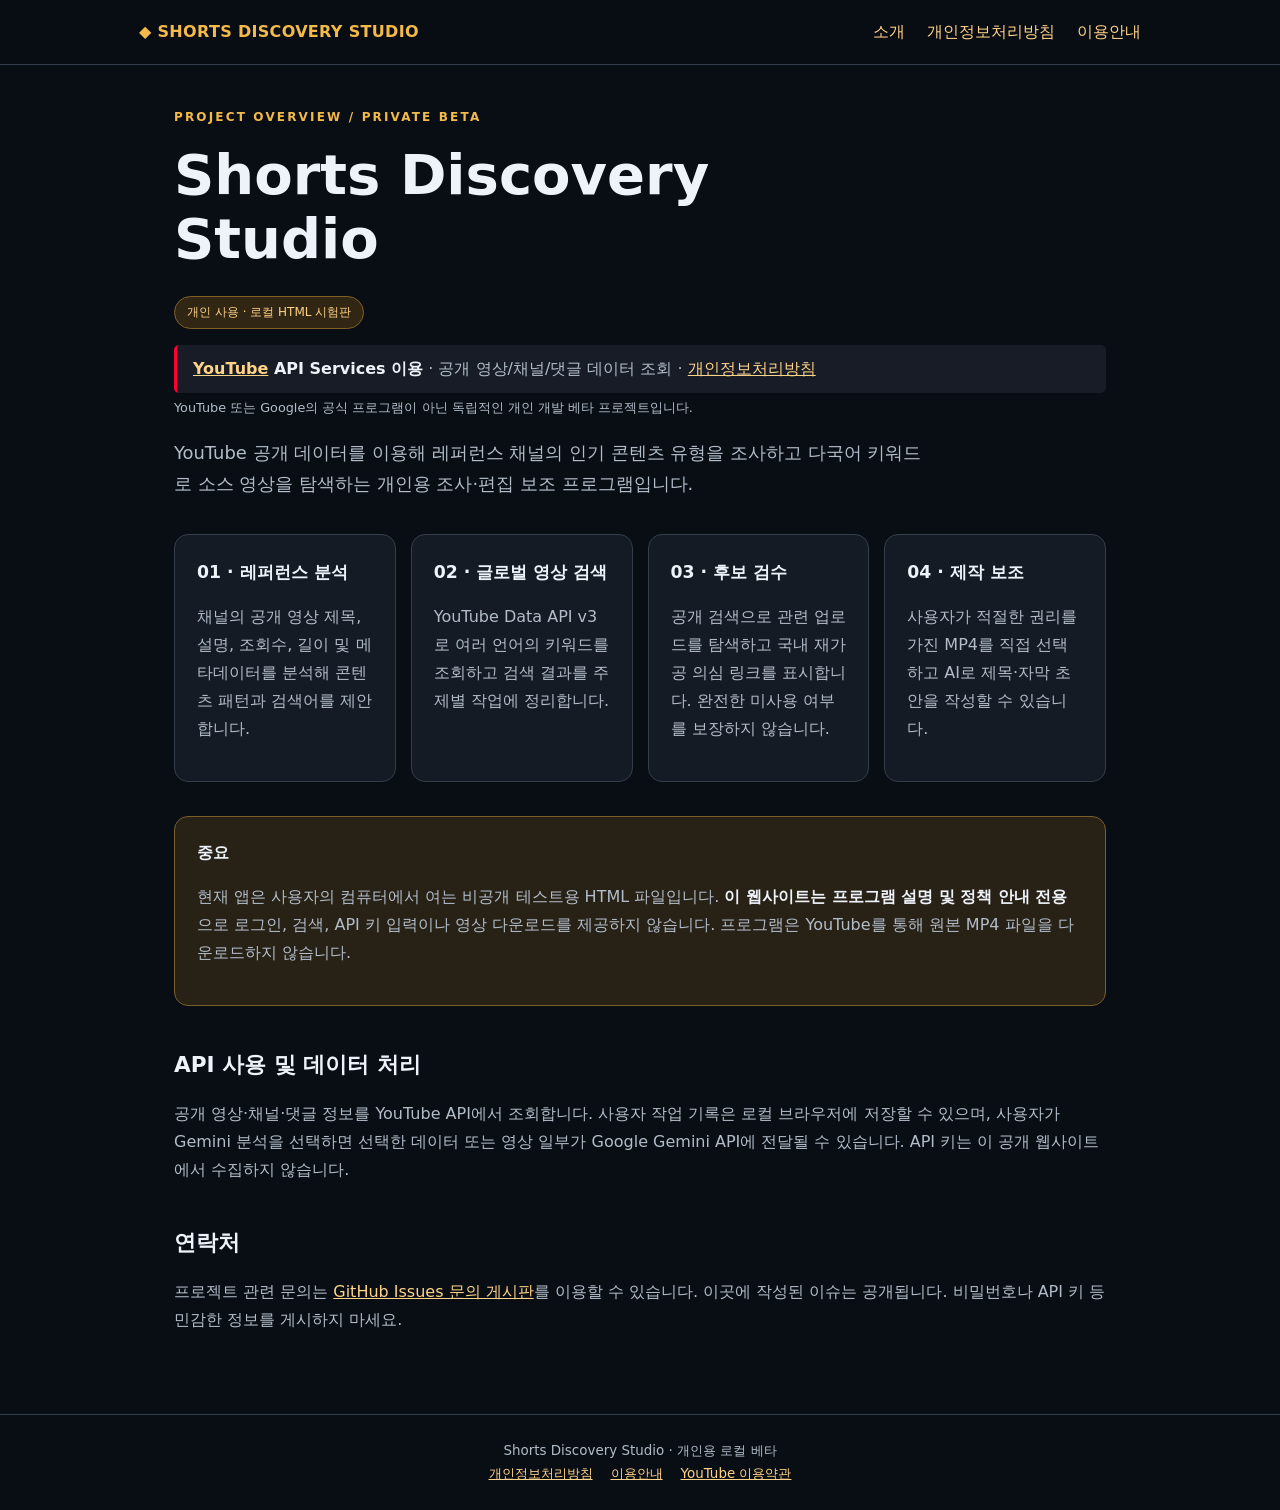
<file: index.html>
<!doctype html><html lang="ko"><head><meta charset="utf-8"><meta name="viewport" content="width=device-width,initial-scale=1"><meta name="description" content="Shorts Discovery Studio 개인용 로컬 베타 프로그램 소개 및 정책 안내"><title>프로그램 소개 | Shorts Discovery Studio</title><link rel="stylesheet" href="./assets/site.css"></head><body><header><nav><span class="brand">◆ SHORTS DISCOVERY STUDIO</span><a href="./index.html">소개</a><a href="./privacy.html">개인정보처리방침</a><a href="./terms.html">이용안내</a></nav></header><main><div class="kicker">PROJECT OVERVIEW / PRIVATE BETA</div><h1>Shorts Discovery<br>Studio</h1><span class="tag">개인 사용 · 로컬 HTML 시험판</span><p style="margin:16px 0 4px;padding:10px 16px;border-left:3px solid #ff0033;background:#171c26;border-radius:5px"><strong><a href="https://www.youtube.com/" target="_blank" rel="noopener">YouTube</a> API Services 이용</strong> · 공개 영상/채널/댓글 데이터 조회 · <a href="./privacy.html">개인정보처리방침</a></p><p style="font-size:.8rem;margin:4px 0 10px">YouTube 또는 Google의 공식 프로그램이 아닌 독립적인 개인 개발 베타 프로젝트입니다.</p><p class="lead">YouTube 공개 데이터를 이용해 레퍼런스 채널의 인기 콘텐츠 유형을 조사하고 다국어 키워드로 소스 영상을 탐색하는 개인용 조사·편집 보조 프로그램입니다.</p><div class="cards"><section class="card"><h3>01 · 레퍼런스 분석</h3><p>채널의 공개 영상 제목, 설명, 조회수, 길이 및 메타데이터를 분석해 콘텐츠 패턴과 검색어를 제안합니다.</p></section><section class="card"><h3>02 · 글로벌 영상 검색</h3><p>YouTube Data API v3로 여러 언어의 키워드를 조회하고 검색 결과를 주제별 작업에 정리합니다.</p></section><section class="card"><h3>03 · 후보 검수</h3><p>공개 검색으로 관련 업로드를 탐색하고 국내 재가공 의심 링크를 표시합니다. 완전한 미사용 여부를 보장하지 않습니다.</p></section><section class="card"><h3>04 · 제작 보조</h3><p>사용자가 적절한 권리를 가진 MP4를 직접 선택하고 AI로 제목·자막 초안을 작성할 수 있습니다.</p></section></div><div class="notice"><strong>중요</strong><p>현재 앱은 사용자의 컴퓨터에서 여는 비공개 테스트용 HTML 파일입니다. <strong>이 웹사이트는 프로그램 설명 및 정책 안내 전용</strong>으로 로그인, 검색, API 키 입력이나 영상 다운로드를 제공하지 않습니다. 프로그램은 YouTube를 통해 원본 MP4 파일을 다운로드하지 않습니다.</p></div><h2>API 사용 및 데이터 처리</h2><p>공개 영상·채널·댓글 정보를 YouTube API에서 조회합니다. 사용자 작업 기록은 로컬 브라우저에 저장할 수 있으며, 사용자가 Gemini 분석을 선택하면 선택한 데이터 또는 영상 일부가 Google Gemini API에 전달될 수 있습니다. API 키는 이 공개 웹사이트에서 수집하지 않습니다.</p><h2>연락처</h2><p>프로젝트 관련 문의는 <a href="https://github.com/kwl750777-cloud/shorts-studio-public-info/issues">GitHub Issues 문의 게시판</a>를 이용할 수 있습니다. 이곳에 작성된 이슈는 공개됩니다. 비밀번호나 API 키 등 민감한 정보를 게시하지 마세요.</p></main><footer>Shorts Discovery Studio · 개인용 로컬 베타<br><a href="./privacy.html">개인정보처리방침</a><a href="./terms.html">이용안내</a><a href="https://www.youtube.com/t/terms">YouTube 이용약관</a></footer></body></html>
</file>
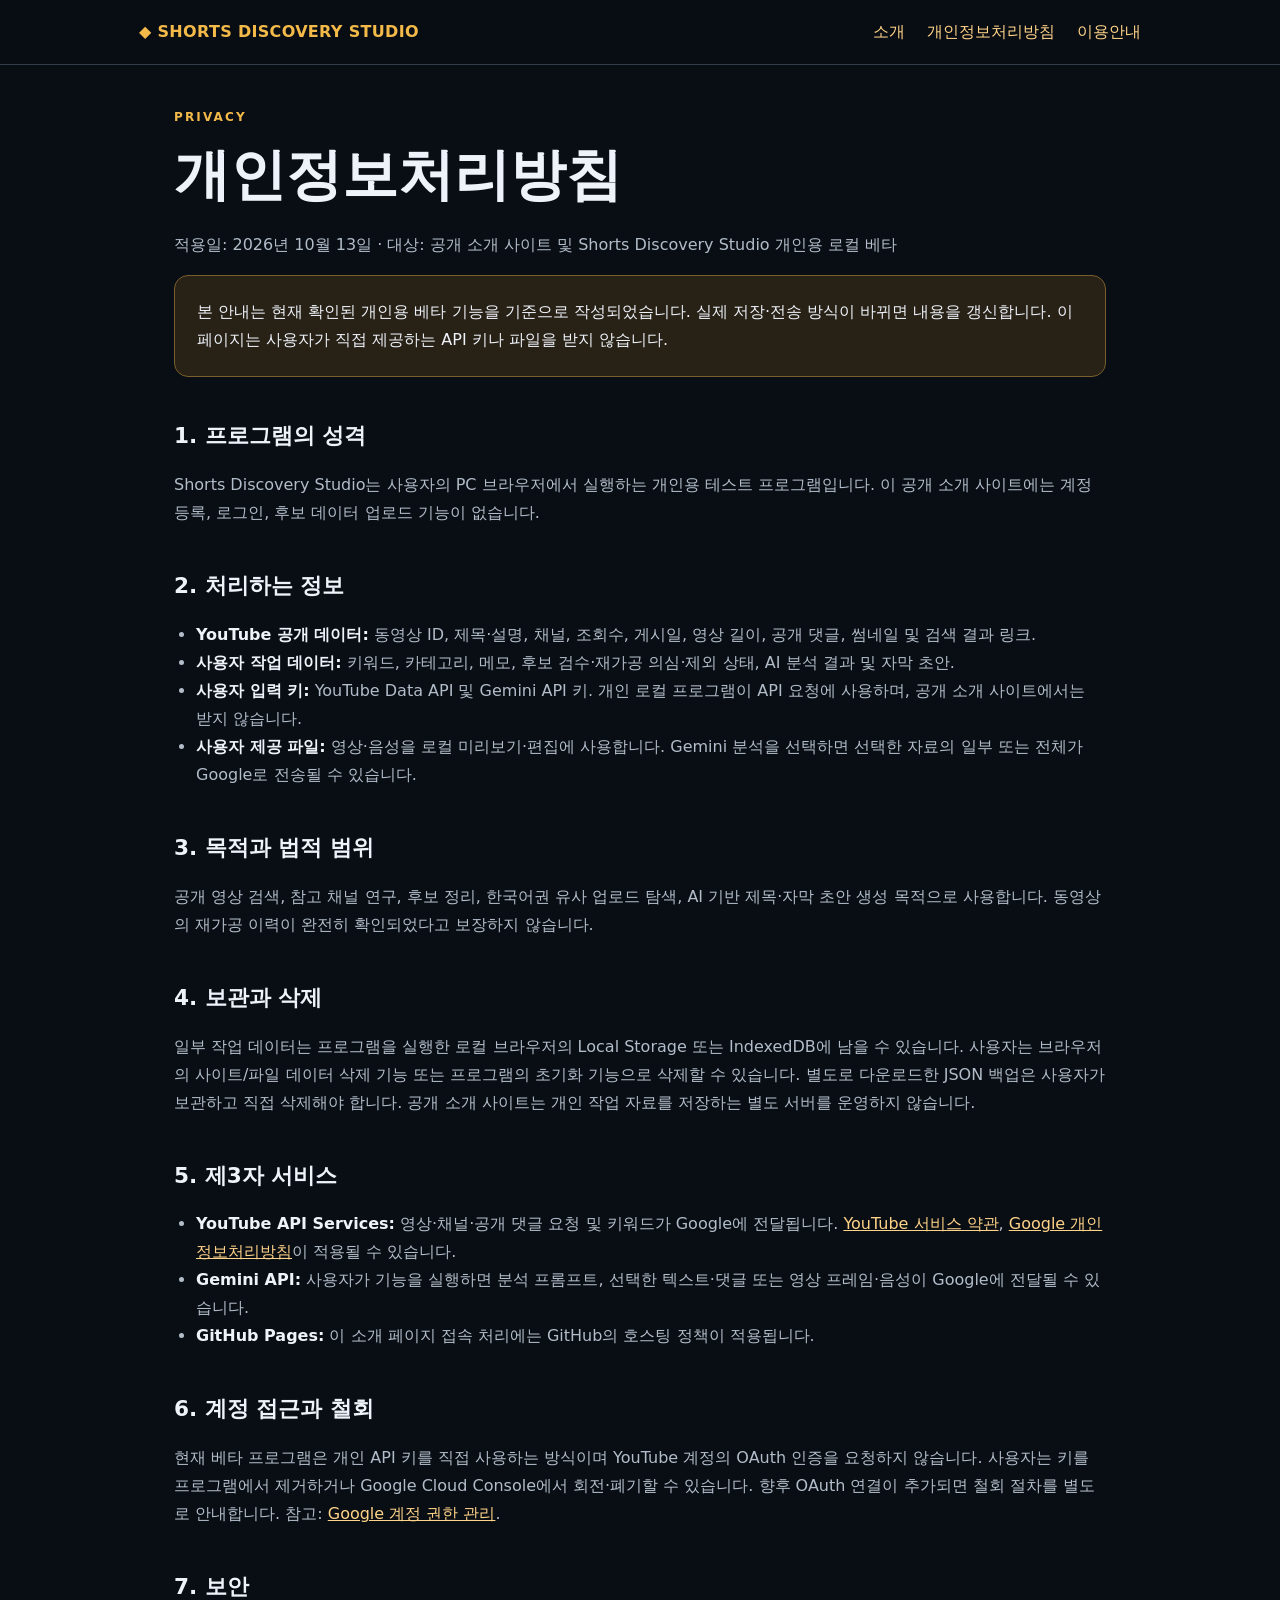
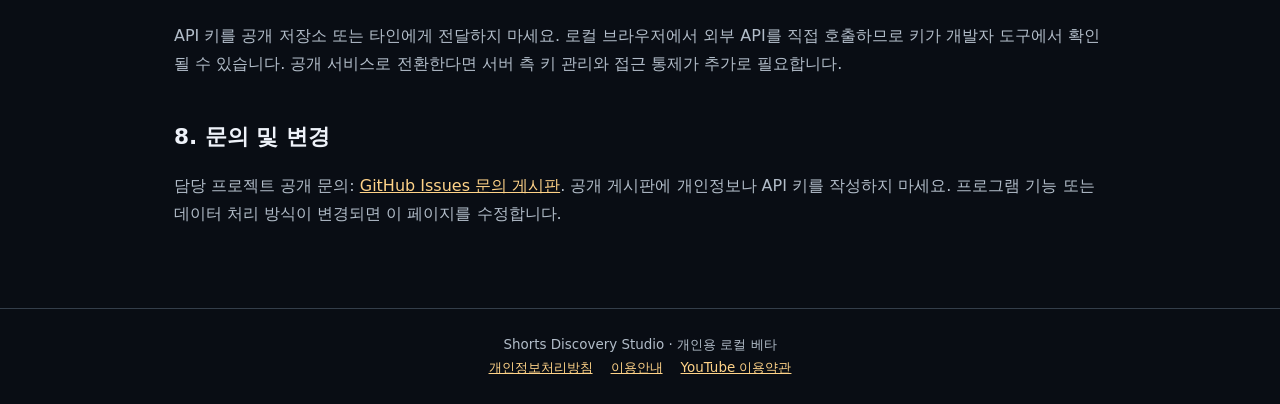
<file: privacy.html>
<!doctype html><html lang="ko"><head><meta charset="utf-8"><meta name="viewport" content="width=device-width,initial-scale=1"><meta name="description" content="Shorts Discovery Studio 개인용 로컬 베타 프로그램 소개 및 정책 안내"><title>개인정보처리방침 | Shorts Discovery Studio</title><link rel="stylesheet" href="./assets/site.css"></head><body><header><nav><span class="brand">◆ SHORTS DISCOVERY STUDIO</span><a href="./index.html">소개</a><a href="./privacy.html">개인정보처리방침</a><a href="./terms.html">이용안내</a></nav></header><main><div class="kicker">PRIVACY</div><h1>개인정보처리방침</h1><p>적용일: 2026년 10월 13일 · 대상: 공개 소개 사이트 및 Shorts Discovery Studio 개인용 로컬 베타</p><div class="notice">본 안내는 현재 확인된 개인용 베타 기능을 기준으로 작성되었습니다. 실제 저장·전송 방식이 바뀌면 내용을 갱신합니다. 이 페이지는 사용자가 직접 제공하는 API 키나 파일을 받지 않습니다.</div><h2>1. 프로그램의 성격</h2><p>Shorts Discovery Studio는 사용자의 PC 브라우저에서 실행하는 개인용 테스트 프로그램입니다. 이 공개 소개 사이트에는 계정 등록, 로그인, 후보 데이터 업로드 기능이 없습니다.</p><h2>2. 처리하는 정보</h2><ul><li><strong>YouTube 공개 데이터:</strong> 동영상 ID, 제목·설명, 채널, 조회수, 게시일, 영상 길이, 공개 댓글, 썸네일 및 검색 결과 링크.</li><li><strong>사용자 작업 데이터:</strong> 키워드, 카테고리, 메모, 후보 검수·재가공 의심·제외 상태, AI 분석 결과 및 자막 초안.</li><li><strong>사용자 입력 키:</strong> YouTube Data API 및 Gemini API 키. 개인 로컬 프로그램이 API 요청에 사용하며, 공개 소개 사이트에서는 받지 않습니다.</li><li><strong>사용자 제공 파일:</strong> 영상·음성을 로컬 미리보기·편집에 사용합니다. Gemini 분석을 선택하면 선택한 자료의 일부 또는 전체가 Google로 전송될 수 있습니다.</li></ul><h2>3. 목적과 법적 범위</h2><p>공개 영상 검색, 참고 채널 연구, 후보 정리, 한국어권 유사 업로드 탐색, AI 기반 제목·자막 초안 생성 목적으로 사용합니다. 동영상의 재가공 이력이 완전히 확인되었다고 보장하지 않습니다.</p><h2>4. 보관과 삭제</h2><p>일부 작업 데이터는 프로그램을 실행한 로컬 브라우저의 Local Storage 또는 IndexedDB에 남을 수 있습니다. 사용자는 브라우저의 사이트/파일 데이터 삭제 기능 또는 프로그램의 초기화 기능으로 삭제할 수 있습니다. 별도로 다운로드한 JSON 백업은 사용자가 보관하고 직접 삭제해야 합니다. 공개 소개 사이트는 개인 작업 자료를 저장하는 별도 서버를 운영하지 않습니다.</p><h2>5. 제3자 서비스</h2><ul><li><strong>YouTube API Services:</strong> 영상·채널·공개 댓글 요청 및 키워드가 Google에 전달됩니다. <a href="https://www.youtube.com/t/terms">YouTube 서비스 약관</a>, <a href="https://policies.google.com/privacy">Google 개인정보처리방침</a>이 적용될 수 있습니다.</li><li><strong>Gemini API:</strong> 사용자가 기능을 실행하면 분석 프롬프트, 선택한 텍스트·댓글 또는 영상 프레임·음성이 Google에 전달될 수 있습니다.</li><li><strong>GitHub Pages:</strong> 이 소개 페이지 접속 처리에는 GitHub의 호스팅 정책이 적용됩니다.</li></ul><h2>6. 계정 접근과 철회</h2><p>현재 베타 프로그램은 개인 API 키를 직접 사용하는 방식이며 YouTube 계정의 OAuth 인증을 요청하지 않습니다. 사용자는 키를 프로그램에서 제거하거나 Google Cloud Console에서 회전·폐기할 수 있습니다. 향후 OAuth 연결이 추가되면 철회 절차를 별도로 안내합니다. 참고: <a href="https://myaccount.google.com/permissions">Google 계정 권한 관리</a>.</p><h2>7. 보안</h2><p>API 키를 공개 저장소 또는 타인에게 전달하지 마세요. 로컬 브라우저에서 외부 API를 직접 호출하므로 키가 개발자 도구에서 확인될 수 있습니다. 공개 서비스로 전환한다면 서버 측 키 관리와 접근 통제가 추가로 필요합니다.</p><h2>8. 문의 및 변경</h2><p>담당 프로젝트 공개 문의: <a href="https://github.com/kwl750777-cloud/shorts-studio-public-info/issues">GitHub Issues 문의 게시판</a>. 공개 게시판에 개인정보나 API 키를 작성하지 마세요. 프로그램 기능 또는 데이터 처리 방식이 변경되면 이 페이지를 수정합니다.</p></main><footer>Shorts Discovery Studio · 개인용 로컬 베타<br><a href="./privacy.html">개인정보처리방침</a><a href="./terms.html">이용안내</a><a href="https://www.youtube.com/t/terms">YouTube 이용약관</a></footer></body></html>
</file>
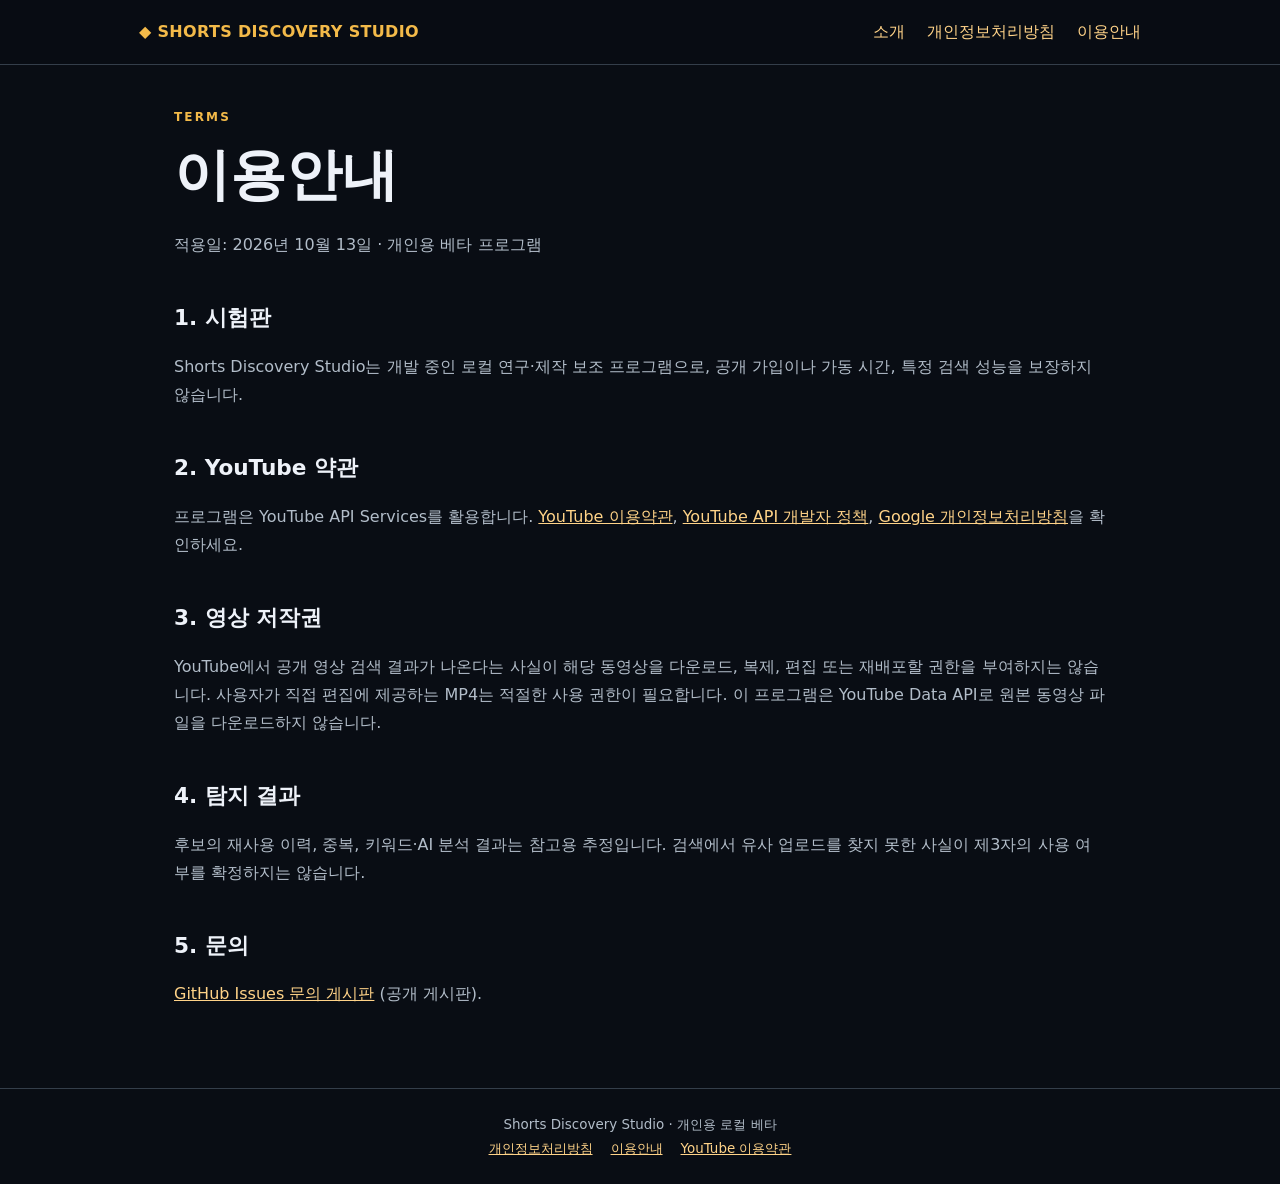
<file: terms.html>
<!doctype html><html lang="ko"><head><meta charset="utf-8"><meta name="viewport" content="width=device-width,initial-scale=1"><meta name="description" content="Shorts Discovery Studio 개인용 로컬 베타 프로그램 소개 및 정책 안내"><title>이용안내 | Shorts Discovery Studio</title><link rel="stylesheet" href="./assets/site.css"></head><body><header><nav><span class="brand">◆ SHORTS DISCOVERY STUDIO</span><a href="./index.html">소개</a><a href="./privacy.html">개인정보처리방침</a><a href="./terms.html">이용안내</a></nav></header><main><div class="kicker">TERMS</div><h1>이용안내</h1><p>적용일: 2026년 10월 13일 · 개인용 베타 프로그램</p><h2>1. 시험판</h2><p>Shorts Discovery Studio는 개발 중인 로컬 연구·제작 보조 프로그램으로, 공개 가입이나 가동 시간, 특정 검색 성능을 보장하지 않습니다.</p><h2>2. YouTube 약관</h2><p>프로그램은 YouTube API Services를 활용합니다. <a href="https://www.youtube.com/t/terms">YouTube 이용약관</a>, <a href="https://developers.google.com/youtube/terms/developer-policies">YouTube API 개발자 정책</a>, <a href="https://policies.google.com/privacy">Google 개인정보처리방침</a>을 확인하세요.</p><h2>3. 영상 저작권</h2><p>YouTube에서 공개 영상 검색 결과가 나온다는 사실이 해당 동영상을 다운로드, 복제, 편집 또는 재배포할 권한을 부여하지는 않습니다. 사용자가 직접 편집에 제공하는 MP4는 적절한 사용 권한이 필요합니다. 이 프로그램은 YouTube Data API로 원본 동영상 파일을 다운로드하지 않습니다.</p><h2>4. 탐지 결과</h2><p>후보의 재사용 이력, 중복, 키워드·AI 분석 결과는 참고용 추정입니다. 검색에서 유사 업로드를 찾지 못한 사실이 제3자의 사용 여부를 확정하지는 않습니다.</p><h2>5. 문의</h2><p><a href="https://github.com/kwl750777-cloud/shorts-studio-public-info/issues">GitHub Issues 문의 게시판</a> (공개 게시판).</p></main><footer>Shorts Discovery Studio · 개인용 로컬 베타<br><a href="./privacy.html">개인정보처리방침</a><a href="./terms.html">이용안내</a><a href="https://www.youtube.com/t/terms">YouTube 이용약관</a></footer></body></html>
</file>
<file: assets/site.css>
:root{color-scheme:dark;--bg:#090d14;--panel:#141b25;--border:#343e4a;--text:#eef2f9;--muted:#b2bdc9;--accent:#f3ba49}*{box-sizing:border-box}body{margin:0;background:var(--bg);color:var(--text);font-family:system-ui,-apple-system,"Malgun Gothic",sans-serif;line-height:1.75}header{border-bottom:1px solid var(--border);position:sticky;top:0;background:#090d14f5}nav{max-width:1050px;margin:auto;display:flex;gap:22px;align-items:center;padding:18px 24px;flex-wrap:wrap}.brand{font-weight:800;letter-spacing:.02em;margin-right:auto;color:var(--accent)}a{color:#ffd388}nav a{text-decoration:none}main{max-width:980px;margin:0 auto;padding:42px 24px 64px}.kicker{color:var(--accent);text-transform:uppercase;letter-spacing:.18em;font-size:.75rem;font-weight:750}h1{font-size:clamp(2rem,5vw,3.5rem);line-height:1.15;margin:15px 0 24px}h2{margin:40px 0 10px;font-size:1.35rem}h3{margin:0 0 8px;font-size:1.08rem}p,li{color:var(--muted)}.lead{font-size:1.12rem;max-width:760px}.cards{display:grid;grid-template-columns:repeat(auto-fit,minmax(210px,1fr));gap:15px;margin:34px 0}.card,.notice{border:1px solid var(--border);border-radius:14px;background:var(--panel);padding:22px}.notice{border-color:#795f2b;background:#282116}.tag{display:inline-block;border:1px solid #806225;color:#ffd388;background:#302613;padding:5px 12px;border-radius:999px;font-size:.75rem}strong{color:var(--text)}footer{border-top:1px solid var(--border);padding:24px;text-align:center;color:var(--muted);font-size:.84rem}footer a{padding:0 9px}ul{padding-left:22px}code{background:#212936;padding:3px 6px;border-radius:5px}@media(max-width:600px){main{padding:27px 17px 40px}nav{gap:10px;padding:15px}nav a{font-size:.84rem}}
</file>
